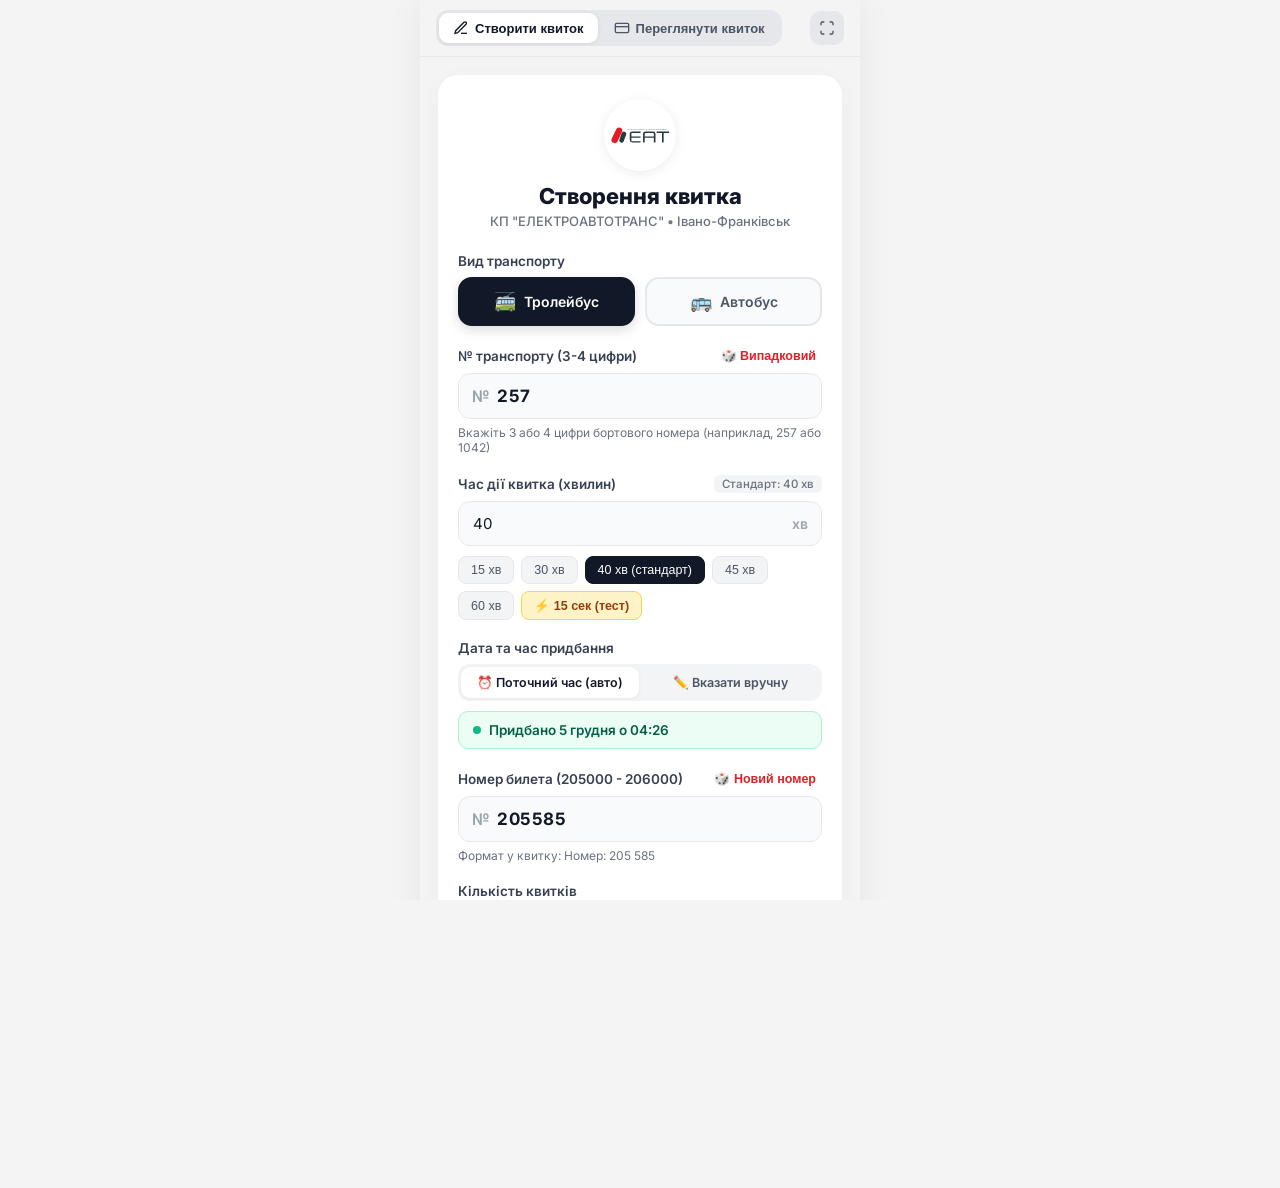
<file: index.html>
<!DOCTYPE html>
<html lang="uk">
<head>
  <meta charset="UTF-8">
  <meta name="viewport" content="width=device-width, initial-scale=1.0, maximum-scale=1.0, user-scalable=no, viewport-fit=cover">
  <title>КП "ЕЛЕКТРОАВТОТРАНС" — Е-Квиток</title>
  
  <meta name="theme-color" content="#F4F4F4">
  <meta name="apple-mobile-web-app-capable" content="yes">
  <meta name="apple-mobile-web-app-status-bar-style" content="default">
  <meta name="apple-mobile-web-app-title" content="ЕАТ Квиток">
  
  <link rel="icon" type="image/png" href="assets/eat_logo.png">
  <link rel="apple-touch-icon" href="assets/eat_logo.png">
  
  <link rel="stylesheet" href="style.css">
</head>
<body>

  <!-- App Wrapper (centered mobile screen on desktop, full screen on phone) -->
  <div class="device-container" id="deviceContainer">
    
    <!-- Top Global Switcher Bar (Discreet, easy testing & navigation) -->
    <header class="app-nav-bar" id="appNavBar">
      <div class="nav-tabs">
        <button type="button" class="nav-tab-btn active" id="tabCreateBtn" onclick="switchView('create')">
          <svg width="16" height="16" viewBox="0 0 24 24" fill="none" stroke="currentColor" stroke-width="2"><path d="M12 20h9"/><path d="M16.5 3.5a2.121 2.121 0 0 1 3 3L7 19l-4 1 1-4L16.5 3.5z"/></svg>
          Створити квиток
        </button>
        <button type="button" class="nav-tab-btn" id="tabTicketBtn" onclick="switchView('ticket')">
          <svg width="16" height="16" viewBox="0 0 24 24" fill="none" stroke="currentColor" stroke-width="2"><rect x="2" y="5" width="20" height="14" rx="2"/><line x1="2" y1="10" x2="22" y2="10"/></svg>
          Переглянути квиток
        </button>
      </div>
      <button type="button" class="fullscreen-btn" id="toggleFullscreenBtn" title="На весь екран" onclick="toggleFullscreen()">
        <svg width="16" height="16" viewBox="0 0 24 24" fill="none" stroke="currentColor" stroke-width="2"><path d="M8 3H5a2 2 0 0 0-2 2v3m18 0V5a2 2 0 0 0-2-2h-3m0 18h3a2 2 0 0 0 2-2v-3M3 16v3a2 2 0 0 0 2 2h3"/></svg>
      </button>
    </header>

    <!-- VIEW 1: CREATION SCREEN (Начальный экран) -->
    <main class="view-screen active" id="createView">
      <div class="create-card">
        
        <div class="create-header">
          <div class="brand-badge">
            <img src="assets/eat_logo.svg" alt="ЕАТ" class="brand-logo-img">
          </div>
          <h1 class="create-title">Створення квитка</h1>
          <p class="create-subtitle">КП "ЕЛЕКТРОАВТОТРАНС" • Івано-Франківськ</p>
        </div>

        <form id="ticketForm" onsubmit="handleCreateTicket(event)">
          
          <!-- Transport Type -->
          <div class="form-group">
            <label class="form-label">Вид транспорту</label>
            <div class="transport-selector">
              <label class="transport-option">
                <input type="radio" name="transportType" value="Тролейбус" checked onchange="updateCreationPreview()">
                <span class="transport-card">
                  <span class="transport-icon">🚎</span>
                  <span class="transport-name">Тролейбус</span>
                </span>
              </label>
              <label class="transport-option">
                <input type="radio" name="transportType" value="Автобус" onchange="updateCreationPreview()">
                <span class="transport-card">
                  <span class="transport-icon">🚌</span>
                  <span class="transport-name">Автобус</span>
                </span>
              </label>
            </div>
          </div>

          <!-- Vehicle Number (3-4 digits) -->
          <div class="form-group">
            <div class="label-row">
              <label for="vehicleNumberInput" class="form-label">№ транспорту (3-4 цифри)</label>
              <button type="button" class="btn-text-action" onclick="randomizeVehicleNumber()">🎲 Випадковий</button>
            </div>
            <div class="input-with-prefix">
              <span class="input-prefix">№</span>
              <input 
                type="text" 
                id="vehicleNumberInput" 
                class="form-input text-bold" 
                inputmode="numeric" 
                pattern="[0-9]{3,4}" 
                maxlength="4" 
                required 
                placeholder="257" 
                value="257"
                oninput="this.value = this.value.replace(/[^0-9]/g, '').slice(0, 4); updateCreationPreview();"
              >
            </div>
            <span class="form-hint">Вкажіть 3 або 4 цифри бортового номера (наприклад, 257 або 1042)</span>
          </div>

          <!-- Duration in minutes -->
          <div class="form-group">
            <div class="label-row">
              <label for="durationInput" class="form-label">Час дії квитка (хвилин)</label>
              <span class="badge-tag">Стандарт: 40 хв</span>
            </div>
            <div class="input-with-suffix">
              <input 
                type="number" 
                id="durationInput" 
                class="form-input" 
                min="1" 
                max="300" 
                required 
                value="40"
                oninput="updateCreationPreview()"
              >
              <span class="input-suffix">хв</span>
            </div>
            
            <!-- Quick Duration Chips -->
            <div class="chips-row">
              <button type="button" class="chip-btn" onclick="setDuration(15)">15 хв</button>
              <button type="button" class="chip-btn" onclick="setDuration(30)">30 хв</button>
              <button type="button" class="chip-btn active" id="chip40" onclick="setDuration(40)">40 хв (стандарт)</button>
              <button type="button" class="chip-btn" onclick="setDuration(45)">45 хв</button>
              <button type="button" class="chip-btn" onclick="setDuration(60)">60 хв</button>
              <button type="button" class="chip-btn test-chip" onclick="setDurationSeconds(15)" title="Швидко перевірити закінчення часу">⚡ 15 сек (тест)</button>
            </div>
          </div>

          <!-- Purchase Date & Time -->
          <div class="form-group">
            <label class="form-label">Дата та час придбання</label>
            <div class="segmented-control">
              <label class="segment-btn">
                <input type="radio" name="dateMode" value="auto" checked onchange="toggleDateMode('auto')">
                <span>⏰ Поточний час (авто)</span>
              </label>
              <label class="segment-btn">
                <input type="radio" name="dateMode" value="manual" onchange="toggleDateMode('manual')">
                <span>✏️ Вказати вручну</span>
              </label>
            </div>

            <!-- Auto Date Live Preview -->
            <div class="auto-date-preview" id="autoDatePreviewBox">
              <span class="preview-dot"></span>
              <span id="autoDatePreviewText">Придбано зараз...</span>
            </div>

            <!-- Manual Date Inputs -->
            <div class="manual-date-box" id="manualDateBox" style="display: none;">
              <div class="input-grid">
                <div>
                  <label for="manualDateInput" class="form-sublabel">Дата</label>
                  <input type="date" id="manualDateInput" class="form-input" onchange="updateCreationPreview()">
                </div>
                <div>
                  <label for="manualTimeInput" class="form-sublabel">Час</label>
                  <input type="time" id="manualTimeInput" class="form-input" onchange="updateCreationPreview()">
                </div>
              </div>
            </div>
          </div>

          <!-- Automatic Ticket Number (205000 - 206000) -->
          <div class="form-group">
            <div class="label-row">
              <label for="ticketNumberInput" class="form-label">Номер билета (205000 - 206000)</label>
              <button type="button" class="btn-text-action" onclick="randomizeTicketNumber()">🎲 Новий номер</button>
            </div>
            <div class="input-with-prefix">
              <span class="input-prefix">№</span>
              <input 
                type="number" 
                id="ticketNumberInput" 
                class="form-input text-bold" 
                min="205000" 
                max="206000" 
                required 
                value="205158"
                oninput="updateCreationPreview()"
              >
            </div>
            <span class="form-hint" id="ticketNumberFormattedHint">Формат у квитку: Номер: 205 158</span>
          </div>

          <!-- Quantity of Tickets -->
          <div class="form-group">
            <label for="ticketCountInput" class="form-label">Кількість квитків</label>
            <div class="counter-box">
              <button type="button" class="counter-btn" onclick="adjustCount(-1)">−</button>
              <span class="counter-value" id="ticketCountDisplay">1 квиток</span>
              <button type="button" class="counter-btn" onclick="adjustCount(1)">+</button>
            </div>
          </div>

          <!-- Ticker Quote -->
          <div class="form-group">
            <div class="label-row">
              <label for="tickerTextInput" class="form-label">Текст біжучого рядка</label>
              <button type="button" class="btn-text-action" onclick="resetTickerQuote()">Скинути</button>
            </div>
            <input 
              type="text" 
              id="tickerTextInput" 
              class="form-input" 
              value="Найголовніше — залишайтеся людьми і кричіть, що ви живі!"
            >
          </div>

          <!-- Submit CTA -->
          <button type="submit" class="btn-primary-action">
            <span>Створити квиток</span>
            <svg width="20" height="20" viewBox="0 0 24 24" fill="none" stroke="currentColor" stroke-width="2.5"><path d="M5 12h14M12 5l7 7-7 7"/></svg>
          </button>

        </form>

      </div>
    </main>

    <!-- VIEW 2: TICKET SCREEN (Идентичная копия сайта / квитка) -->
    <main class="view-screen" id="ticketView">
      
      <!-- Top info circle icon -->
      <button type="button" class="ticket-info-btn" id="ticketInfoBtn" onclick="openInfoModal()" aria-label="Деталі квитка">
        <svg width="24" height="24" viewBox="0 0 24 24" fill="none">
          <circle cx="12" cy="12" r="10.5" stroke="#A7A7A7" stroke-width="1.6"/>
          <line x1="12" y1="11" x2="12" y2="17" stroke="#A7A7A7" stroke-width="2" stroke-linecap="round"/>
          <circle cx="12" cy="7.5" r="1.2" fill="#A7A7A7"/>
        </svg>
      </button>

      <!-- Main White Ticket Card -->
      <article class="ticket-card" id="ticketCard">
        
        <!-- Centered Circular Logo Badge -->
        <div class="floating-badge-container">
          <div class="floating-badge" onclick="switchView('create')" title="Натисніть для переходу до налаштувань">
            <img src="assets/eat_logo.svg" alt="ЕАТ" class="badge-logo-img">
          </div>
        </div>

        <!-- Upper Ticket Section -->
        <div class="ticket-upper">
          <!-- Spacer matching badge protrusion height so badge does not cover ticker -->
          <div class="card-top-spacer"></div>
          
          <!-- Running Marquee Banner -->
          <div class="ticker-banner" id="tickerBanner">
            <div class="ticker-track">
              <span class="ticker-item" id="tickerContent1">Найголовніше — залишайтеся людьми і кричіть, що ви живі! &nbsp;—&nbsp;&nbsp;</span>
              <span class="ticker-item" id="tickerContent2">Найголовніше — залишайтеся людьми і кричіть, що ви живі! &nbsp;—&nbsp;&nbsp;</span>
              <span class="ticker-item" id="tickerContent3">Найголовніше — залишайтеся людьми і кричіть, що ви живі! &nbsp;—&nbsp;&nbsp;</span>
              <span class="ticker-item" id="tickerContent4">Найголовніше — залишайтеся людьми і кричіть, що ви живі! &nbsp;—&nbsp;&nbsp;</span>
              <span class="ticker-item" id="tickerContent5">Найголовніше — залишайтеся людьми і кричіть, що ви живі! &nbsp;—&nbsp;&nbsp;</span>
              <span class="ticker-item" id="tickerContent6">Найголовніше — залишайтеся людьми і кричіть, що ви живі! &nbsp;—&nbsp;&nbsp;</span>
            </div>
          </div>

          <!-- Enterprise Title -->
          <h2 class="org-title">КП "ЕЛЕКТРОАВТОТРАНС"</h2>
          
          <!-- Subtle Centered Divider -->
          <div class="subtle-divider"></div>

          <!-- Purchase Date & Time -->
          <p class="purchased-date" id="ticketPurchasedDate">Придбано 3 листопада о 17:04</p>

          <!-- Ticket Quantity -->
          <h1 class="ticket-count-headline" id="ticketCountHeadline">1 квиток</h1>

          <!-- Status Pill (Active Countdown or Expired) -->
          <div class="status-pill-wrapper">
            <div class="status-pill active-pill" id="statusPill" onclick="toggleExpireStateManual()" title="Натисніть для перемикання стану">
              <span class="pill-icon" id="pillIcon" style="display: none;"></span>
              <span class="pill-text" id="pillText">39:59</span>
            </div>
          </div>

          <!-- Vehicle Information -->
          <div class="vehicle-info-row">
            <span class="vehicle-kind" id="vehicleKindText">Тролейбус</span>
            <span class="vehicle-num-bold" id="vehicleNumText">№ 257</span>
          </div>

        </div>

        <!-- Perforated Tear Line with Semicircle Notches -->
        <div class="ticket-tear-line">
          <div class="notch notch-left"></div>
          <div class="tear-dashed-line"></div>
          <div class="notch notch-right"></div>
        </div>

        <!-- Lower Ticket Section (QR code & Number) -->
        <div class="ticket-lower">
          
          <!-- QR Code Container with Cat Silhouette in Center -->
          <div class="qr-code-box">
            <img src="assets/qr_code.png" alt="QR-код квитка" class="qr-image" id="qrImage">
          </div>

          <!-- Ticket Number -->
          <div class="ticket-number-row">
            <span class="ticket-number-label">Номер:</span>
            <span class="ticket-number-value" id="ticketNumberDisplay">205 158</span>
          </div>

        </div>

      </article>

      <!-- Android / iOS Home Indicator -->
      <div class="home-indicator-bar"></div>

    </main>

  </div>

  <!-- Info Modal (opens when clicking the (i) icon) -->
  <div class="modal-backdrop" id="infoModal" onclick="closeInfoModal(event)">
    <div class="modal-dialog" onclick="event.stopPropagation()">
      <div class="modal-handle"></div>
      
      <div class="modal-header">
        <h3 class="modal-title">Деталі квитка</h3>
        <button type="button" class="modal-close-btn" onclick="closeInfoModal()">&times;</button>
      </div>

      <div class="modal-body">
        <div class="info-item">
          <span class="info-item-label">Перевізник:</span>
          <span class="info-item-val">КП "ЕЛЕКТРОАВТОТРАНС"</span>
        </div>
        <div class="info-item">
          <span class="info-item-label">Місто:</span>
          <span class="info-item-val">Івано-Франківськ</span>
        </div>
        <div class="info-item">
          <span class="info-item-label">Транспортний засіб:</span>
          <span class="info-item-val" id="modalTransportVal">Тролейбус № 257</span>
        </div>
        <div class="info-item">
          <span class="info-item-label">Статус:</span>
          <span class="info-item-val" id="modalStatusVal">Дійсний</span>
        </div>
        <div class="info-item">
          <span class="info-item-label">Час дії:</span>
          <span class="info-item-val" id="modalDurationVal">40 хвилин</span>
        </div>
        <div class="info-item">
          <span class="info-item-label">Номер квитка:</span>
          <span class="info-item-val" id="modalNumberVal">205 158</span>
        </div>
        <div class="info-item">
          <span class="info-item-label">Банк-еквайр:</span>
          <span class="info-item-val">monobank (АТ "УНІВЕРСАЛ БАНК")</span>
        </div>

        <div class="modal-actions-list">
          <button type="button" class="modal-action-btn primary" onclick="closeInfoModal(); switchView('create');">
            ✏️ Редагувати або створити новий квиток
          </button>
          <button type="button" class="modal-action-btn secondary" onclick="closeInfoModal(); restartTicketTimer();">
            🔄 Перезапустити таймер спочатку
          </button>
          <button type="button" class="modal-action-btn secondary" onclick="closeInfoModal(); toggleExpireStateManual();">
            ⚠️ Змінити стан: дійсний / недійсний
          </button>
        </div>
      </div>

    </div>
  </div>

  <script src="script.js"></script>
</body>
</html>
</file>
<file: style.css>
/* ========================================================
   КП "ЕЛЕКТРОАВТОТРАНС" — E-TICKET STYLES
   Pixel-perfect replica & Setup generator
   ======================================================== */

@import url('https://fonts.googleapis.com/css2?family=Inter:wght@400;500;600;700;800&family=Montserrat:wght@600;700;800&display=swap');

:root {
  --bg-page: #F4F4F4;
  --bg-card: #FFFFFF;
  --bg-ticker: #EEEEF9;
  --text-ticker: #4854A2;
  --color-black: #000000;
  --color-title: #020202;
  --color-muted: #656565;
  --color-subtle: #737373;
  --color-divider: #E0E0E0;
  
  /* Expired Pill (from reference screenshot) */
  --pill-expired-bg: #FBE4EA;
  --pill-expired-text: #262626;
  
  /* Active Pill (timer ticking down) */
  --pill-active-bg: #E6F7EB;
  --pill-active-text: #0D5C2E;
  
  --font-main: 'Inter', -apple-system, BlinkMacSystemFont, "Segoe UI", Roboto, Helvetica, Arial, sans-serif;
  
  --radius-card: 22px;
  --radius-pill: 9999px;
  --radius-sm: 10px;
  --radius-md: 14px;
}

*, *::before, *::after {
  box-sizing: border-box;
  margin: 0;
  padding: 0;
  -webkit-tap-highlight-color: transparent;
}

html, body {
  width: 100%;
  height: 100%;
  background-color: var(--bg-page);
  color: var(--color-black);
  font-family: var(--font-main);
  -webkit-font-smoothing: antialiased;
  -moz-osx-font-smoothing: grayscale;
  overflow-x: hidden;
}

/* ========================================================
   DEVICE CONTAINER (Centered phone mockup or full screen)
   ======================================================== */
.device-container {
  width: 100%;
  max-width: 440px;
  min-height: 100vh;
  margin: 0 auto;
  background-color: var(--bg-page);
  display: flex;
  flex-direction: column;
  position: relative;
  box-shadow: 0 0 35px rgba(0, 0, 0, 0.06);
}

@media (max-width: 500px) {
  .device-container {
    box-shadow: none;
    max-width: 100%;
  }
}

.device-container.ticket-mode {
  box-shadow: none;
  max-width: 100%;
}

/* ========================================================
   GLOBAL TOP SWITCHER BAR
   ======================================================== */
.app-nav-bar {
  display: flex;
  align-items: center;
  justify-content: space-between;
  padding: 10px 16px;
  background: rgba(244, 244, 244, 0.95);
  backdrop-filter: blur(12px);
  position: sticky;
  top: 0;
  z-index: 100;
  border-bottom: 1px solid rgba(0, 0, 0, 0.05);
  transition: transform 0.2s ease, opacity 0.2s ease;
}

/* When in Ticket Mode, hide the top navbar so it is a 100% exact replica */
.device-container.ticket-mode .app-nav-bar {
  display: none;
}

.nav-tabs {
  display: flex;
  background: #E5E7EB;
  padding: 3px;
  border-radius: 12px;
  gap: 2px;
}

.nav-tab-btn {
  border: none;
  background: transparent;
  padding: 7px 14px;
  border-radius: 9px;
  font-size: 13px;
  font-weight: 600;
  color: #4B5563;
  cursor: pointer;
  display: flex;
  align-items: center;
  gap: 6px;
  transition: all 0.18s ease;
}

.nav-tab-btn.active {
  background: #FFFFFF;
  color: #111827;
  box-shadow: 0 1px 4px rgba(0, 0, 0, 0.08);
}

.fullscreen-btn {
  background: #E5E7EB;
  border: none;
  width: 34px;
  height: 34px;
  border-radius: 10px;
  display: flex;
  align-items: center;
  justify-content: center;
  color: #4B5563;
  cursor: pointer;
  transition: background 0.15s ease;
}

.fullscreen-btn:hover {
  background: #D1D5DB;
}

/* ========================================================
   VIEW SWITCHING
   ======================================================== */
.view-screen {
  display: none;
  flex: 1;
  flex-direction: column;
}

.view-screen.active {
  display: flex;
}

/* ========================================================
   VIEW 1: CREATION SCREEN (Начальный экран)
   ======================================================== */
#createView {
  padding: 18px 18px 40px 18px;
}

.create-card {
  background: #FFFFFF;
  border-radius: 20px;
  padding: 24px 20px;
  box-shadow: 0 4px 20px rgba(0, 0, 0, 0.04);
}

.create-header {
  text-align: center;
  margin-bottom: 24px;
}

.brand-badge {
  width: 72px;
  height: 72px;
  margin: 0 auto 12px auto;
  border-radius: 50%;
  background: #FFFFFF;
  display: flex;
  align-items: center;
  justify-content: center;
  box-shadow: 0 2px 12px rgba(0, 0, 0, 0.08);
}

.brand-logo-img {
  width: 62px;
  height: 62px;
  object-fit: contain;
}

.create-title {
  font-size: 22px;
  font-weight: 800;
  color: #111827;
  margin-bottom: 4px;
}

.create-subtitle {
  font-size: 13px;
  color: #6B7280;
  font-weight: 500;
}

/* Form Elements */
.form-group {
  margin-bottom: 20px;
}

.form-label {
  display: block;
  font-size: 13.5px;
  font-weight: 600;
  color: #374151;
  margin-bottom: 8px;
}

.label-row {
  display: flex;
  align-items: center;
  justify-content: space-between;
  margin-bottom: 8px;
}

.label-row .form-label {
  margin-bottom: 0;
}

.btn-text-action {
  background: none;
  border: none;
  color: #E31E24;
  font-size: 12.5px;
  font-weight: 600;
  cursor: pointer;
  padding: 2px 6px;
  border-radius: 6px;
}

.btn-text-action:hover {
  background: #FEE2E2;
}

.badge-tag {
  font-size: 11.5px;
  background: #F3F4F6;
  color: #6B7280;
  padding: 2px 8px;
  border-radius: 6px;
  font-weight: 500;
}

/* Transport Selector */
.transport-selector {
  display: grid;
  grid-template-columns: 1fr 1fr;
  gap: 10px;
}

.transport-option {
  cursor: pointer;
}

.transport-option input[type="radio"] {
  display: none;
}

.transport-card {
  display: flex;
  align-items: center;
  justify-content: center;
  gap: 8px;
  padding: 12px 14px;
  background: #F9FAFB;
  border: 2px solid #E5E7EB;
  border-radius: 14px;
  font-weight: 600;
  font-size: 14px;
  color: #4B5563;
  transition: all 0.18s ease;
}

.transport-option input[type="radio"]:checked + .transport-card {
  border-color: #111827;
  background: #111827;
  color: #FFFFFF;
  box-shadow: 0 4px 12px rgba(17, 24, 39, 0.15);
}

.transport-icon {
  font-size: 18px;
}

/* Form Inputs */
.form-input {
  width: 100%;
  padding: 12px 14px;
  background: #F9FAFB;
  border: 1.5px solid #E5E7EB;
  border-radius: 12px;
  font-size: 15px;
  color: #111827;
  font-family: inherit;
  transition: border-color 0.15s ease, background 0.15s ease;
}

.form-input:focus {
  outline: none;
  border-color: #111827;
  background: #FFFFFF;
}

.form-input.text-bold {
  font-weight: 700;
  font-size: 17px;
  letter-spacing: 0.5px;
}

.input-with-prefix, .input-with-suffix {
  position: relative;
  display: flex;
  align-items: center;
}

.input-prefix {
  position: absolute;
  left: 14px;
  font-weight: 700;
  font-size: 16px;
  color: #9CA3AF;
  pointer-events: none;
}

.input-with-prefix .form-input {
  padding-left: 38px;
}

.input-suffix {
  position: absolute;
  right: 14px;
  font-weight: 600;
  font-size: 14px;
  color: #9CA3AF;
  pointer-events: none;
}

.form-hint {
  display: block;
  font-size: 12px;
  color: #6B7280;
  margin-top: 6px;
}

/* Quick Chips */
.chips-row {
  display: flex;
  flex-wrap: wrap;
  gap: 7px;
  margin-top: 10px;
}

.chip-btn {
  background: #F3F4F6;
  border: 1px solid #E5E7EB;
  padding: 6px 12px;
  border-radius: 8px;
  font-size: 12.5px;
  font-weight: 500;
  color: #4B5563;
  cursor: pointer;
  transition: all 0.15s ease;
}

.chip-btn:hover {
  background: #E5E7EB;
}

.chip-btn.active {
  background: #111827;
  border-color: #111827;
  color: #FFFFFF;
}

.chip-btn.test-chip {
  background: #FEF3C7;
  border-color: #FCD34D;
  color: #92400E;
  font-weight: 600;
}

.chip-btn.test-chip:hover {
  background: #FDE68A;
}

/* Segmented Control for Date */
.segmented-control {
  display: grid;
  grid-template-columns: 1fr 1fr;
  background: #F3F4F6;
  padding: 3px;
  border-radius: 12px;
  gap: 3px;
  margin-bottom: 10px;
}

.segment-btn {
  display: flex;
  align-items: center;
  justify-content: center;
  cursor: pointer;
}

.segment-btn input {
  display: none;
}

.segment-btn span {
  display: block;
  width: 100%;
  text-align: center;
  padding: 8px 10px;
  border-radius: 9px;
  font-size: 12.5px;
  font-weight: 600;
  color: #4B5563;
  transition: all 0.15s ease;
}

.segment-btn input:checked + span {
  background: #FFFFFF;
  color: #111827;
  box-shadow: 0 1px 4px rgba(0, 0, 0, 0.06);
}

.auto-date-preview {
  display: flex;
  align-items: center;
  gap: 8px;
  padding: 10px 14px;
  background: #ECFDF5;
  border: 1px solid #A7F3D0;
  border-radius: 10px;
  font-size: 13.5px;
  font-weight: 600;
  color: #065F46;
}

.preview-dot {
  width: 8px;
  height: 8px;
  border-radius: 50%;
  background: #10B981;
  animation: pulseDot 1.5s infinite;
}

@keyframes pulseDot {
  0%, 100% { opacity: 1; transform: scale(1); }
  50% { opacity: 0.4; transform: scale(0.85); }
}

.manual-date-box {
  background: #F9FAFB;
  border: 1px solid #E5E7EB;
  border-radius: 12px;
  padding: 12px;
  margin-top: 8px;
}

.input-grid {
  display: grid;
  grid-template-columns: 1fr 1fr;
  gap: 10px;
}

.form-sublabel {
  display: block;
  font-size: 12px;
  color: #6B7280;
  font-weight: 500;
  margin-bottom: 4px;
}

/* Counter Box */
.counter-box {
  display: flex;
  align-items: center;
  justify-content: space-between;
  background: #F9FAFB;
  border: 1.5px solid #E5E7EB;
  border-radius: 12px;
  padding: 4px 6px;
}

.counter-btn {
  width: 40px;
  height: 40px;
  border: none;
  background: #FFFFFF;
  border-radius: 10px;
  font-size: 20px;
  font-weight: 600;
  color: #111827;
  cursor: pointer;
  box-shadow: 0 1px 3px rgba(0, 0, 0, 0.05);
}

.counter-btn:active {
  background: #E5E7EB;
}

.counter-value {
  font-size: 16px;
  font-weight: 700;
  color: #111827;
}

/* CTA Button */
.btn-primary-action {
  width: 100%;
  margin-top: 26px;
  padding: 15px 20px;
  border: none;
  border-radius: 16px;
  background: #111827;
  color: #FFFFFF;
  font-size: 16px;
  font-weight: 700;
  cursor: pointer;
  display: flex;
  align-items: center;
  justify-content: center;
  gap: 10px;
  box-shadow: 0 4px 14px rgba(17, 24, 39, 0.25);
  transition: all 0.18s ease;
}

.btn-primary-action:hover {
  background: #000000;
  transform: translateY(-1px);
}

.btn-primary-action:active {
  transform: translateY(0);
}

/* ========================================================
   VIEW 2: TICKET SCREEN (Exact pixel-perfect replica)
   ======================================================== */
#ticketView {
  padding-top: 10px;
  padding-bottom: 14px;
  align-items: center;
  position: relative;
  background-color: var(--bg-page);
  min-height: 100vh;
  min-height: 100dvh;
  justify-content: flex-start;
  box-sizing: border-box;
}

/* Top Right Info Button (Discreet native (i) button) */
.ticket-info-btn {
  position: absolute;
  top: 14px;
  right: 18px;
  background: none;
  border: none;
  cursor: pointer;
  padding: 4px;
  display: flex;
  align-items: center;
  justify-content: center;
  z-index: 20;
  opacity: 0.85;
  transition: opacity 0.15s ease, transform 0.15s ease;
}

.ticket-info-btn:hover {
  opacity: 1;
  transform: scale(1.06);
}

/* Main Ticket Card */
.ticket-card {
  width: calc(100% - 32px);
  max-width: 400px;
  background: var(--bg-card);
  border-radius: var(--radius-card);
  box-shadow: 0 4px 24px rgba(0, 0, 0, 0.04);
  position: relative;
  display: flex;
  flex-direction: column;
  margin: 52px auto 16px auto; /* centered horizontally and leaves room for badge */
  overflow: visible;
}

/* Floating Circular Badge */
.floating-badge-container {
  position: absolute;
  top: -46px;
  left: 0;
  right: 0;
  display: flex;
  justify-content: center;
  z-index: 15;
  pointer-events: none;
}

.floating-badge {
  width: 68px;
  height: 68px;
  background: #FFFFFF;
  border-radius: 50%;
  display: flex;
  align-items: center;
  justify-content: center;
  box-shadow: 0 0 0 9px var(--bg-page);
  cursor: pointer;
  pointer-events: auto;
  transition: transform 0.15s ease;
}

.floating-badge:hover {
  transform: scale(1.03);
}

.badge-logo-img {
  width: 52px;
  height: 52px;
  object-fit: contain;
  display: block;
}

/* Upper Ticket Section */
.ticket-upper {
  border-top-left-radius: var(--radius-card);
  border-top-right-radius: var(--radius-card);
  overflow: hidden;
  display: flex;
  flex-direction: column;
  align-items: center;
  text-align: center;
  position: relative;
}

/* Spacer matching protruding badge bottom so ticker is completely unblocked */
.card-top-spacer {
  height: 30px;
  width: 100%;
}

/* Running Marquee Banner */
.ticker-banner {
  width: 100%;
  background-color: var(--bg-ticker);
  overflow: hidden;
  padding: 8px 0;
  white-space: nowrap;
  position: relative;
  margin-bottom: 16px;
}

.ticker-track {
  display: inline-block;
  white-space: nowrap;
  animation: marquee 28s linear infinite;
  will-change: transform;
}

.ticker-item {
  display: inline-block;
  color: var(--text-ticker);
  font-size: 14px;
  font-weight: 600;
  letter-spacing: 0.15px;
}

@keyframes marquee {
  0% { transform: translate3d(0, 0, 0); }
  100% { transform: translate3d(-50%, 0, 0); }
}

/* Organization Title */
.org-title {
  font-size: 16px;
  font-weight: 700;
  color: var(--color-title);
  letter-spacing: -0.1px;
  margin: 0 16px 12px 16px;
}

/* Divider Line */
.subtle-divider {
  width: 64px;
  height: 1px;
  background-color: var(--color-divider);
  margin: 0 auto 12px auto;
}

/* Purchase Date & Time */
.purchased-date {
  font-size: 14px;
  font-weight: 400;
  color: var(--color-muted);
  margin-bottom: 12px;
}

/* Big Ticket Headline (1 квиток) */
.ticket-count-headline {
  font-size: 32px;
  font-weight: 800;
  color: var(--color-black);
  letter-spacing: -0.4px;
  margin-bottom: 14px;
}

/* Status Pill (Active / Expired) */
.status-pill-wrapper {
  margin-bottom: 20px;
  display: flex;
  justify-content: center;
  align-items: center;
  width: 100%;
  min-height: 48px;
}

.status-pill {
  display: inline-flex;
  align-items: center;
  justify-content: center;
  cursor: pointer;
  user-select: none;
  transition: all 0.22s cubic-bezier(0.4, 0, 0.2, 1);
}

/* Active Timer: No outline / pill badge, no icon, black text slightly smaller than "1 квиток" */
.status-pill.active-pill {
  background: transparent;
  background-color: transparent;
  border: none;
  border-radius: 0;
  min-width: unset;
  min-height: unset;
  padding: 2px 14px;
  box-shadow: none;
}

.status-pill.active-pill .pill-icon {
  display: none !important;
}

.status-pill.active-pill .pill-text {
  font-weight: 800;
  font-size: 28px;
  color: #000000;
  font-variant-numeric: tabular-nums;
  letter-spacing: -0.3px;
  line-height: 1.1;
}

/* Expired Pill (Matches reference screenshot with outline & smiley) */
.status-pill.expired-pill {
  gap: 8px;
  min-width: 220px;
  min-height: 48px;
  padding: 10px 22px;
  border-radius: var(--radius-pill);
  background-color: var(--pill-expired-bg);
  color: var(--pill-expired-text);
  font-weight: 500;
}

.status-pill.expired-pill .pill-icon {
  display: inline-block;
  font-size: 20px;
  line-height: 1;
}

.status-pill.expired-pill .pill-text {
  font-size: 16px;
  font-weight: 500;
  color: var(--pill-expired-text);
  letter-spacing: -0.1px;
}

/* Vehicle Row */
.vehicle-info-row {
  display: flex;
  align-items: baseline;
  justify-content: center;
  gap: 6px;
  margin-bottom: 30px;
}

.vehicle-kind {
  font-size: 17.5px;
  font-weight: 400;
  color: #4B5563;
}

.vehicle-num-bold {
  font-size: 20px;
  font-weight: 800;
  color: #000000;
  letter-spacing: -0.2px;
}

/* ========================================================
   PERFORATED TEAR LINE & NOTCHES
   ======================================================== */
.ticket-tear-line {
  position: relative;
  width: 100%;
  height: 30px;
  display: flex;
  align-items: center;
  justify-content: space-between;
}

.notch {
  width: 26px;
  height: 26px;
  border-radius: 50%;
  background-color: var(--bg-page);
  position: absolute;
  top: calc(50% - 13px);
  z-index: 2;
}

.notch-left {
  left: -13px;
}

.notch-right {
  right: -13px;
}

.tear-dashed-line {
  width: 100%;
  border-top: 1.5px dashed #D6DADE;
  margin: 0 16px;
}

/* ========================================================
   LOWER TICKET SECTION (QR & Number)
   ======================================================== */
.ticket-lower {
  padding: 64px 20px 30px 20px;
  display: flex;
  flex-direction: column;
  align-items: center;
  text-align: center;
}

.qr-code-box {
  width: 200px;
  height: 200px;
  display: flex;
  align-items: center;
  justify-content: center;
  margin: 0 auto 62px auto;
  position: relative;
}

.qr-image {
  width: 100%;
  height: 100%;
  object-fit: contain;
  display: block;
}

/* When expired, dim QR code exactly as in original Photo 2 */
.ticket-card.expired .qr-image {
  opacity: 0.35;
  filter: grayscale(100%);
}

/* Bottom Ticket Number Row */
.ticket-number-row {
  display: flex;
  align-items: baseline;
  justify-content: center;
  gap: 6px;
  margin-bottom: 0;
}

.ticket-number-label {
  font-size: 15.5px;
  font-weight: 400;
  color: var(--color-subtle);
}

.ticket-number-value {
  font-size: 17.5px;
  font-weight: 700;
  color: #1A1A1A;
  letter-spacing: 0.2px;
}

/* Home Indicator Bar is hidden on mobile to avoid double-bar with native gesture bar */
.home-indicator-bar {
  display: none;
}

/* ========================================================
   RESPONSIVE FIT FOR ULTRA-COMPACT SCREENS
   ======================================================== */
@media (max-height: 750px) {
  #ticketView {
    padding-top: 6px;
    padding-bottom: 8px;
  }
  .ticket-card {
    margin-top: 42px;
    margin-bottom: 8px;
  }
  .card-top-spacer {
    height: 22px;
  }
  .ticker-banner {
    padding: 6px 0;
    margin-bottom: 12px;
  }
  .org-title {
    margin-bottom: 8px;
  }
  .subtle-divider {
    margin-bottom: 8px;
  }
  .purchased-date {
    margin-bottom: 8px;
  }
  .ticket-count-headline {
    font-size: 28px;
    margin-bottom: 10px;
  }
  .status-pill-wrapper {
    margin-bottom: 14px;
    min-height: 42px;
  }
  .vehicle-info-row {
    margin-bottom: 18px;
  }
  .ticket-lower {
    padding: 34px 18px 20px 18px;
  }
  .qr-code-box {
    width: 175px;
    height: 175px;
    margin-bottom: 34px;
  }
}

@media (max-height: 660px) {
  .ticket-card {
    margin-top: 36px;
  }
  .floating-badge {
    width: 58px;
    height: 58px;
    box-shadow: 0 0 0 7px var(--bg-page);
  }
  .floating-badge-container {
    top: -36px;
  }
  .badge-logo-img {
    width: 44px;
    height: 44px;
  }
  .ticket-lower {
    padding: 20px 16px 14px 16px;
  }
  .qr-code-box {
    width: 155px;
    height: 155px;
    margin-bottom: 20px;
  }
}

/* ========================================================
   INFO MODAL (TICKET DETAILS BOTTOM SHEET)
   ======================================================== */
.modal-backdrop {
  display: none;
  position: fixed;
  inset: 0;
  background: rgba(0, 0, 0, 0.45);
  backdrop-filter: blur(4px);
  z-index: 1000;
  align-items: flex-end;
  justify-content: center;
}

.modal-backdrop.open {
  display: flex;
  animation: fadeIn 0.2s ease;
}

@keyframes fadeIn {
  from { opacity: 0; }
  to { opacity: 1; }
}

.modal-dialog {
  width: 100%;
  max-width: 440px;
  background: #FFFFFF;
  border-radius: 24px 24px 0 0;
  padding: 16px 20px 32px 20px;
  box-shadow: 0 -4px 24px rgba(0, 0, 0, 0.15);
  animation: slideUp 0.22s cubic-bezier(0.16, 1, 0.3, 1);
}

@keyframes slideUp {
  from { transform: translateY(100%); }
  to { transform: translateY(0); }
}

.modal-handle {
  width: 40px;
  height: 4px;
  background: #E5E7EB;
  border-radius: 2px;
  margin: 0 auto 14px auto;
}

.modal-header {
  display: flex;
  align-items: center;
  justify-content: space-between;
  margin-bottom: 16px;
}

.modal-title {
  font-size: 18px;
  font-weight: 700;
  color: #111827;
}

.modal-close-btn {
  background: #F3F4F6;
  border: none;
  width: 32px;
  height: 32px;
  border-radius: 50%;
  font-size: 20px;
  color: #6B7280;
  cursor: pointer;
  display: flex;
  align-items: center;
  justify-content: center;
}

.modal-body {
  display: flex;
  flex-direction: column;
  gap: 10px;
}

.info-item {
  display: flex;
  justify-content: space-between;
  align-items: center;
  padding: 8px 0;
  border-bottom: 1px solid #F3F4F6;
  font-size: 14px;
}

.info-item-label {
  color: #6B7280;
  font-weight: 500;
}

.info-item-val {
  color: #111827;
  font-weight: 600;
  text-align: right;
}

.modal-actions-list {
  display: flex;
  flex-direction: column;
  gap: 8px;
  margin-top: 18px;
}

.modal-action-btn {
  width: 100%;
  padding: 12px 14px;
  border-radius: 12px;
  border: none;
  font-size: 14px;
  font-weight: 600;
  cursor: pointer;
  transition: all 0.15s ease;
  display: flex;
  align-items: center;
  justify-content: center;
  gap: 8px;
}

.modal-action-btn.primary {
  background: #111827;
  color: #FFFFFF;
}

.modal-action-btn.secondary {
  background: #F3F4F6;
  color: #374151;
}

.modal-action-btn:hover {
  opacity: 0.92;
}
</file>
